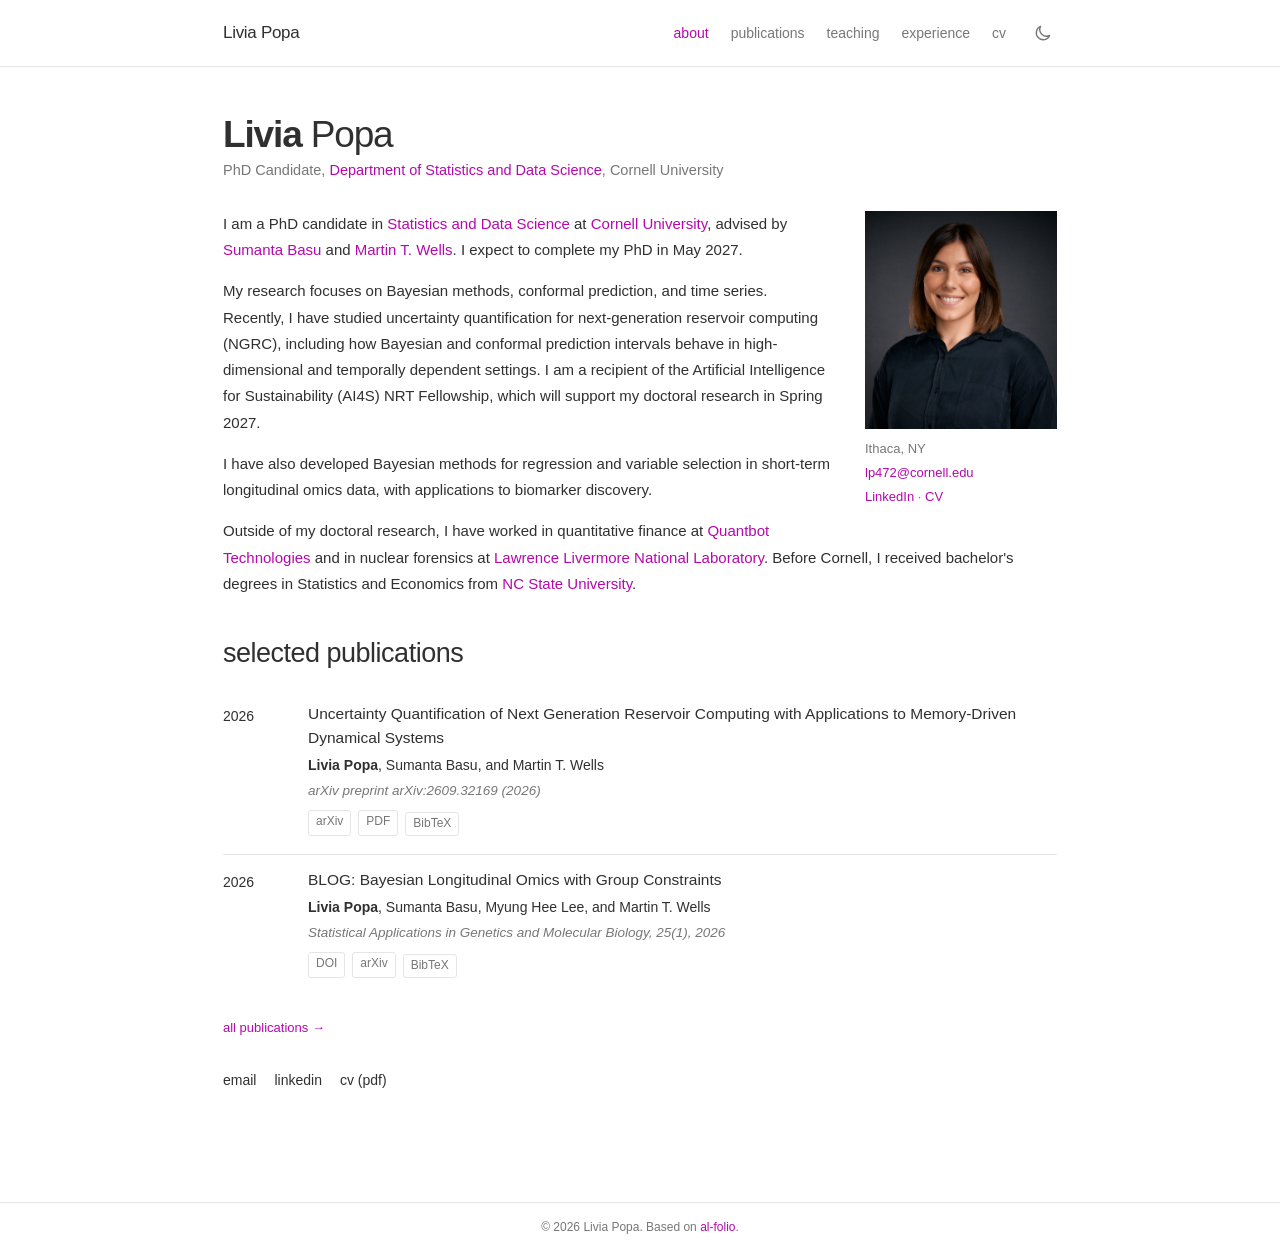
<file: index.html>
<!doctype html>
<html lang="en"><head><meta charset="utf-8"><meta name="viewport" content="width=device-width, initial-scale=1">
<title>About | Livia Popa</title><meta name="description" content="Livia Popa, PhD candidate in Statistics at Cornell University. Research in Bayesian inference, conformal prediction and time series.">
<link rel="stylesheet" href="assets/site.css"><link rel="icon" href="data:image/svg+xml,%3Csvg xmlns='http://www.w3.org/2000/svg' viewBox='0 0 64 64'%3E%3Ctext y='.9em' font-size='52'%3ELP%3C/text%3E%3C/svg%3E"><meta name="theme-color" content="#ffffff"></head>
<body><header class="site-header"><div class="navbar"><a class="brand" href="index.html">Livia Popa</a><div class="nav-right"><nav class="navlinks" id="primary-nav" data-navlinks aria-label="Main navigation"><a href="index.html" aria-current="page">about</a><a href="publications/index.html">publications</a><a href="teaching/index.html">teaching</a><a href="experience/index.html">experience</a><a href="cv/index.html">cv</a></nav><button class="icon-button" data-theme-toggle aria-label="Toggle color scheme" title="Toggle color scheme"><svg viewBox="0 0 24 24" aria-hidden="true"><path d="M20.8 15.3a9 9 0 0 1-12.1-12A9.2 9.2 0 1 0 20.8 15.3z"/></svg></button><button class="icon-button menu-btn" aria-label="Toggle navigation" aria-controls="primary-nav" aria-expanded="false" data-menu-toggle><svg viewBox="0 0 24 24" aria-hidden="true"><path d="M4 7h16M4 12h16M4 17h16"/></svg></button></div></div></header>
<main class="site-main" id="content"><h1 class="page-title"><strong>Livia</strong> Popa</h1>
<p class="page-subtitle">PhD Candidate, <a href="https://stat.cornell.edu/">Department of Statistics and Data Science</a>, Cornell University</p>
<div class="prose intro"><aside class="profile"><img src="assets/Livia_headshot.jpg" alt="Livia Popa's headshot"><div class="profile-detail"><p>Ithaca, NY</p><p><a href="mailto:lp472@cornell.edu">lp472@cornell.edu</a></p><p><a href="https://www.linkedin.com/in/livia-popa-23a018183/" target="_blank" rel="noopener noreferrer">LinkedIn</a> · <a href="assets/livia_popa_cv.pdf">CV</a></p></div></aside>
<p>I am a PhD candidate in <a href="https://stat.cornell.edu/">Statistics and Data Science</a> at <a href="https://www.cornell.edu/">Cornell University</a>, advised by <a href="https://stat.cornell.edu/people/sumanta-basu">Sumanta Basu</a> and <a href="https://stat.cornell.edu/people/martin-t-wells">Martin T. Wells</a>. I expect to complete my PhD in May 2027.</p>
<p>My research focuses on Bayesian methods, conformal prediction, and time series. Recently, I have studied uncertainty quantification for next-generation reservoir computing (NGRC), including how Bayesian and conformal prediction intervals behave in high-dimensional and temporally dependent settings. I am a recipient of the Artificial Intelligence for Sustainability (AI4S) NRT Fellowship, which will support my doctoral research in Spring 2027.</p>
<p>I have also developed Bayesian methods for regression and variable selection in short-term longitudinal omics data, with applications to biomarker discovery.</p>
<p>Outside of my doctoral research, I have worked in quantitative finance at <a href="https://www.quantbot.com/">Quantbot Technologies</a> and in nuclear forensics at <a href="https://www.llnl.gov/">Lawrence Livermore National Laboratory</a>. Before Cornell, I received bachelor's degrees in Statistics and Economics from <a href="https://www.ncsu.edu/">NC State University</a>.</p>
</div>
<h2 class="section-title"><a href="publications/index.html">selected publications</a></h2>
<ol class="publications"><li class="pub" data-publication><div class="pub-year">2026</div><div>
  <a class="pub-title" href="https://arxiv.org/abs/2609.32169" target="_blank" rel="noopener noreferrer">Uncertainty Quantification of Next Generation Reservoir Computing with Applications to Memory-Driven Dynamical Systems</a>
  <p class="pub-authors"><strong>Livia Popa</strong>, Sumanta Basu, and Martin T. Wells</p><p class="pub-venue">arXiv preprint arXiv:2609.32169 (2026)</p>
  <div class="pub-links"><a href="https://arxiv.org/abs/2609.32169" target="_blank" rel="noopener noreferrer">arXiv</a><a href="https://arxiv.org/pdf/2609.32169" target="_blank" rel="noopener noreferrer">PDF</a>
  <details class="paper-details"><summary>BibTeX</summary><pre>@misc{popa2026ngrc,
  title={Uncertainty Quantification of Next Generation Reservoir Computing with Applications to Memory-Driven Dynamical Systems},
  author={Popa, Livia and Basu, Sumanta and Wells, Martin T.},
  year={2026},
  eprint={2609.32169},
  archivePrefix={arXiv},
  primaryClass={stat.ML}
}</pre></details></div>
  </div></li><li class="pub" data-publication><div class="pub-year">2026</div><div>
  <a class="pub-title" href="https://doi.org/10.1515/sagmb-2025-0039" target="_blank" rel="noopener noreferrer">BLOG: Bayesian Longitudinal Omics with Group Constraints</a>
  <p class="pub-authors"><strong>Livia Popa</strong>, Sumanta Basu, Myung Hee Lee, and Martin T. Wells</p><p class="pub-venue">Statistical Applications in Genetics and Molecular Biology, 25(1), 2026</p>
  <div class="pub-links"><a href="https://doi.org/10.1515/sagmb-2025-0039" target="_blank" rel="noopener noreferrer">DOI</a><a href="https://arxiv.org/abs/2505.11673" target="_blank" rel="noopener noreferrer">arXiv</a>
  <details class="paper-details"><summary>BibTeX</summary><pre>@article{popa2026blog,
  title={BLOG: Bayesian longitudinal omics with group constraints},
  author={Popa, Livia and Basu, Sumanta and Lee, Myung Hee and Wells, Martin T.},
  year={2026},
  journal={Statistical Applications in Genetics and Molecular Biology},
  volume={25},
  number={1},
  doi={10.1515/sagmb-2025-0039}
}</pre></details></div>
  </div></li></ol>
<p class="top-link"><a href="publications/index.html">all publications →</a></p>
<div class="social-line"><a href="mailto:lp472@cornell.edu">email</a><a href="https://www.linkedin.com/in/livia-popa-23a018183/" target="_blank" rel="noopener noreferrer">linkedin</a><a href="assets/livia_popa_cv.pdf">cv (pdf)</a></div></main><footer class="footer">© 2026 Livia Popa. Based on <a href="https://github.com/alshedivat/al-folio" target="_blank" rel="noopener noreferrer">al-folio</a>.</footer>
<script src="assets/site.js" defer></script></body></html>
</file>
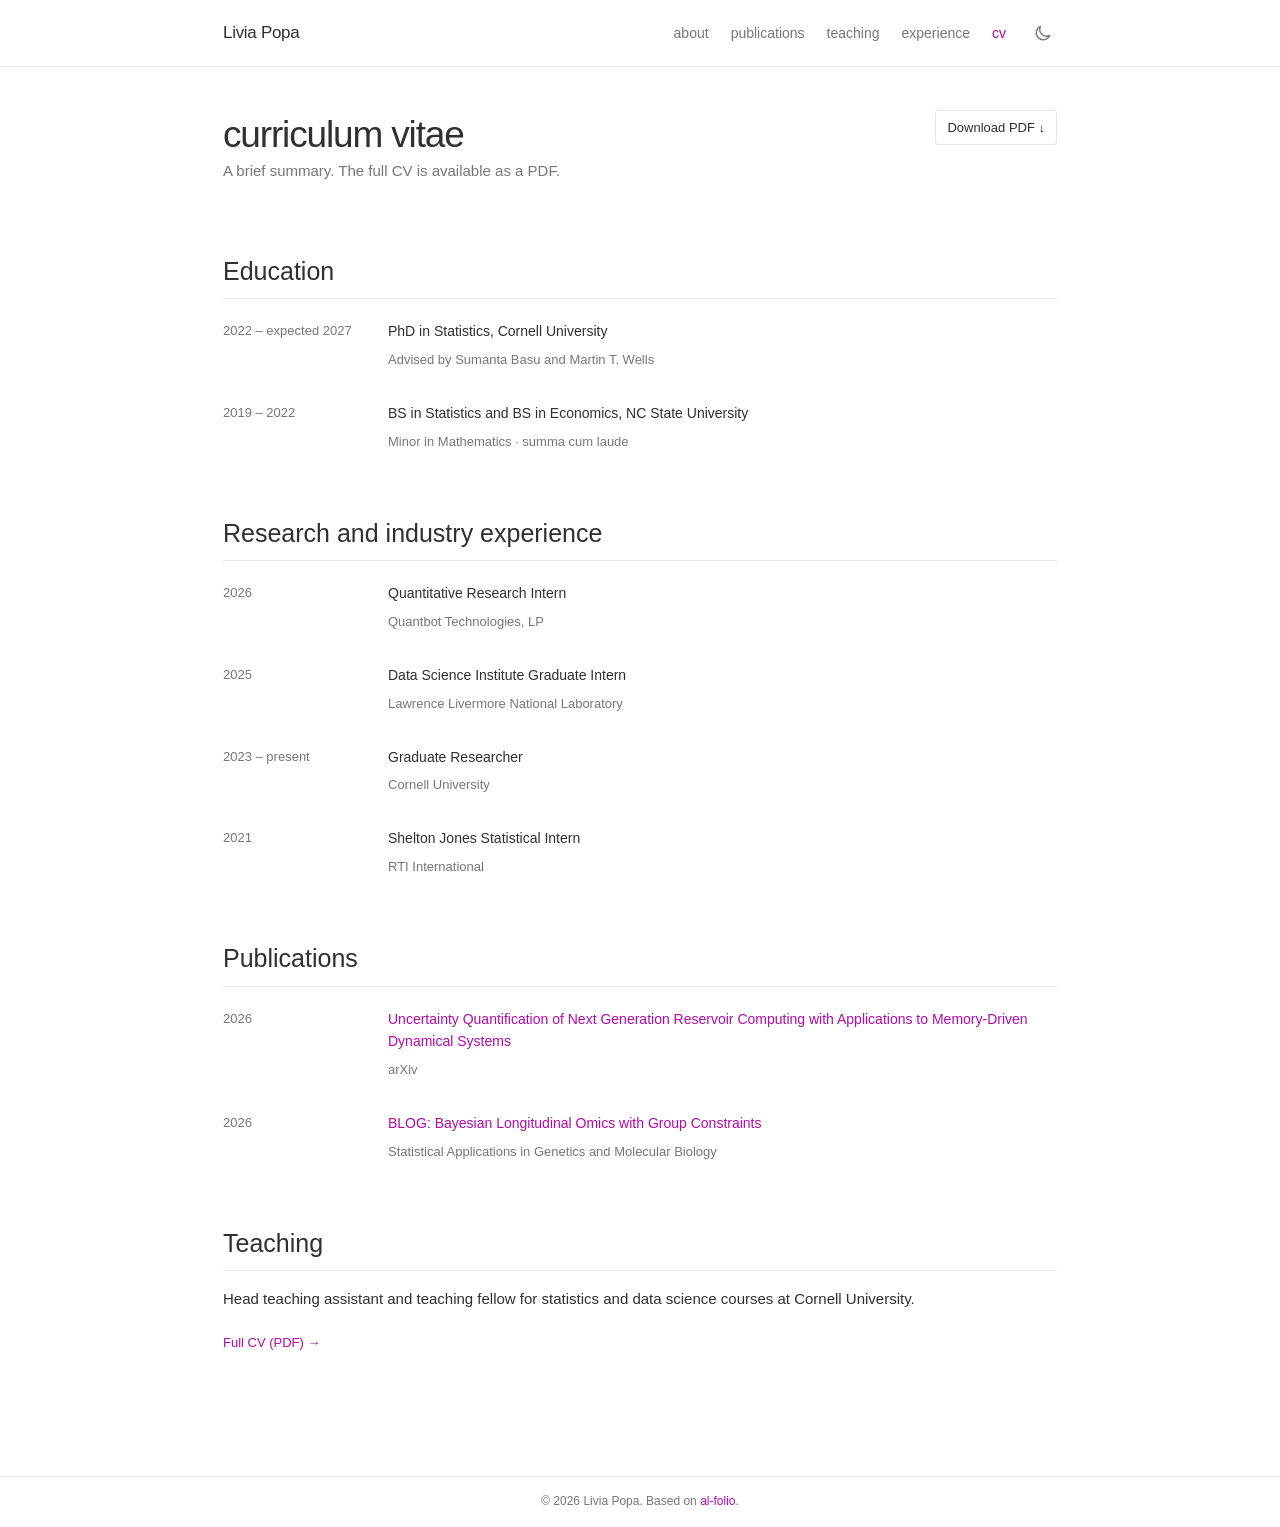
<file: cv/index.html>
<!doctype html>
<html lang="en"><head><meta charset="utf-8"><meta name="viewport" content="width=device-width, initial-scale=1">
<title>CV | Livia Popa</title><meta name="description" content="Livia Popa, PhD candidate in Statistics at Cornell University. Research in Bayesian inference, conformal prediction and time series.">
<link rel="stylesheet" href="../assets/site.css"><link rel="icon" href="data:image/svg+xml,%3Csvg xmlns='http://www.w3.org/2000/svg' viewBox='0 0 64 64'%3E%3Ctext y='.9em' font-size='52'%3ELP%3C/text%3E%3C/svg%3E"><meta name="theme-color" content="#ffffff"></head>
<body><header class="site-header"><div class="navbar"><a class="brand" href="../index.html">Livia Popa</a><div class="nav-right"><nav class="navlinks" id="primary-nav" data-navlinks aria-label="Main navigation"><a href="../index.html">about</a><a href="../publications/index.html">publications</a><a href="../teaching/index.html">teaching</a><a href="../experience/index.html">experience</a><a href="../cv/index.html" aria-current="page">cv</a></nav><button class="icon-button" data-theme-toggle aria-label="Toggle color scheme" title="Toggle color scheme"><svg viewBox="0 0 24 24" aria-hidden="true"><path d="M20.8 15.3a9 9 0 0 1-12.1-12A9.2 9.2 0 1 0 20.8 15.3z"/></svg></button><button class="icon-button menu-btn" aria-label="Toggle navigation" aria-controls="primary-nav" aria-expanded="false" data-menu-toggle><svg viewBox="0 0 24 24" aria-hidden="true"><path d="M4 7h16M4 12h16M4 17h16"/></svg></button></div></div></header>
<main class="site-main" id="content"><div class="resume-intro"><div><h1 class="page-title">curriculum vitae</h1><p class="section-lede">A brief summary. The full CV is available as a PDF.</p></div><a class="download-cv" href="../assets/livia_popa_cv.pdf" download>Download PDF ↓</a></div>
<section class="cv-section"><h2>Education</h2><div class="cv-row"><div class="cv-date">2022 – expected 2027</div><div><p class="cv-heading">PhD in Statistics, Cornell University</p><p class="cv-sub">Advised by Sumanta Basu and Martin T. Wells</p></div></div>
<div class="cv-row"><div class="cv-date">2019 – 2022</div><div><p class="cv-heading">BS in Statistics and BS in Economics, NC State University</p><p class="cv-sub">Minor in Mathematics · summa cum laude</p></div></div></section>
<section class="cv-section"><h2>Research and industry experience</h2>
<div class="cv-row"><div class="cv-date">2026</div><div><p class="cv-heading">Quantitative Research Intern</p><p class="cv-sub">Quantbot Technologies, LP</p></div></div>
<div class="cv-row"><div class="cv-date">2025</div><div><p class="cv-heading">Data Science Institute Graduate Intern</p><p class="cv-sub">Lawrence Livermore National Laboratory</p></div></div>
<div class="cv-row"><div class="cv-date">2023 – present</div><div><p class="cv-heading">Graduate Researcher</p><p class="cv-sub">Cornell University</p></div></div>
<div class="cv-row"><div class="cv-date">2021</div><div><p class="cv-heading">Shelton Jones Statistical Intern</p><p class="cv-sub">RTI International</p></div></div></section>
<section class="cv-section"><h2>Publications</h2>
<div class="cv-row"><div class="cv-date">2026</div><div><p class="cv-heading"><a href="https://arxiv.org/abs/2609.32169">Uncertainty Quantification of Next Generation Reservoir Computing with Applications to Memory-Driven Dynamical Systems</a></p><p class="cv-sub">arXiv</p></div></div>
<div class="cv-row"><div class="cv-date">2026</div><div><p class="cv-heading"><a href="https://doi.org/10.1515/sagmb-2025-0039">BLOG: Bayesian Longitudinal Omics with Group Constraints</a></p><p class="cv-sub">Statistical Applications in Genetics and Molecular Biology</p></div></div></section>
<section class="cv-section"><h2>Teaching</h2><p>Head teaching assistant and teaching fellow for statistics and data science courses at Cornell University.</p></section>
<p class="top-link"><a href="../assets/livia_popa_cv.pdf" download>Full CV (PDF) →</a></p></main><footer class="footer">© 2026 Livia Popa. Based on <a href="https://github.com/alshedivat/al-folio" target="_blank" rel="noopener noreferrer">al-folio</a>.</footer>
<script src="../assets/site.js" defer></script></body></html>
</file>
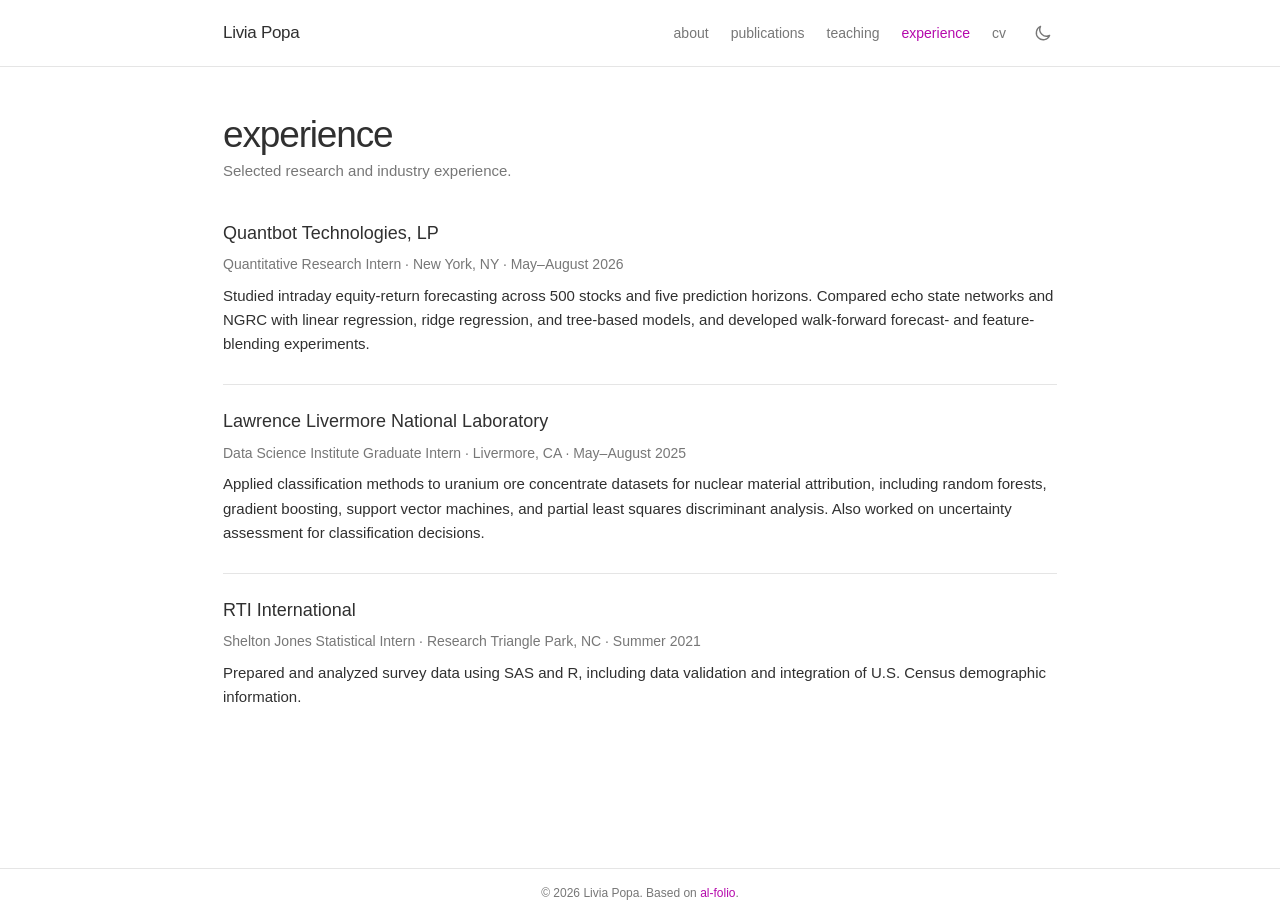
<file: experience/index.html>
<!doctype html>
<html lang="en">
<head>
  <meta charset="utf-8">
  <meta name="viewport" content="width=device-width, initial-scale=1">
  <title>Experience | Livia Popa</title>
  <meta name="description" content="Livia Popa, PhD candidate in Statistics at Cornell University. Research in Bayesian inference, conformal prediction and time series.">
  <link rel="stylesheet" href="../assets/site.css">
  <link rel="icon" href="data:image/svg+xml,%3Csvg xmlns='http://www.w3.org/2000/svg' viewBox='0 0 64 64'%3E%3Ctext y='.9em' font-size='52'%3ELP%3C/text%3E%3C/svg%3E">
  <meta name="theme-color" content="#ffffff">
</head>

<body>
<header class="site-header">
  <div class="navbar">
    <a class="brand" href="../index.html">Livia Popa</a>
    <div class="nav-right">
      <nav class="navlinks" id="primary-nav" data-navlinks aria-label="Main navigation">
        <a href="../index.html">about</a>
        <a href="../publications/index.html">publications</a>
        <a href="../teaching/index.html">teaching</a>
        <a href="../experience/index.html" aria-current="page">experience</a>
        <a href="../cv/index.html">cv</a>
      </nav>
      <button class="icon-button" data-theme-toggle aria-label="Toggle color scheme" title="Toggle color scheme">
        <svg viewBox="0 0 24 24" aria-hidden="true">
          <path d="M20.8 15.3a9 9 0 0 1-12.1-12A9.2 9.2 0 1 0 20.8 15.3z"/>
        </svg>
      </button>
      <button class="icon-button menu-btn" aria-label="Toggle navigation" aria-controls="primary-nav" aria-expanded="false" data-menu-toggle>
        <svg viewBox="0 0 24 24" aria-hidden="true">
          <path d="M4 7h16M4 12h16M4 17h16"/>
        </svg>
      </button>
    </div>
  </div>
</header>

<main class="site-main" id="content">
  <h1 class="page-title">experience</h1>
  <p class="section-lede">Selected research and industry experience.</p>

  <div class="entry">
    <h2>Quantbot Technologies, LP</h2>
    <p class="role">Quantitative Research Intern · New York, NY · May–August 2026</p>
    <p>Studied intraday equity-return forecasting across 500 stocks and five prediction horizons. Compared echo state networks and NGRC with linear regression, ridge regression, and tree-based models, and developed walk-forward forecast- and feature-blending experiments.</p>
  </div>

  <div class="entry">
    <h2>Lawrence Livermore National Laboratory</h2>
    <p class="role">Data Science Institute Graduate Intern · Livermore, CA · May–August 2025</p>
    <p>Applied classification methods to uranium ore concentrate datasets for nuclear material attribution, including random forests, gradient boosting, support vector machines, and partial least squares discriminant analysis. Also worked on uncertainty assessment for classification decisions.</p>
  </div>

  <div class="entry">
    <h2>RTI International</h2>
    <p class="role">Shelton Jones Statistical Intern · Research Triangle Park, NC · Summer 2021</p>
    <p>Prepared and analyzed survey data using SAS and R, including data validation and integration of U.S. Census demographic information.</p>
  </div>
</main>

<footer class="footer">
  © 2026 Livia Popa. Based on
  <a href="https://github.com/alshedivat/al-folio" target="_blank" rel="noopener noreferrer">al-folio</a>.
</footer>

<script src="../assets/site.js" defer></script>
</body>
</html>
</file>
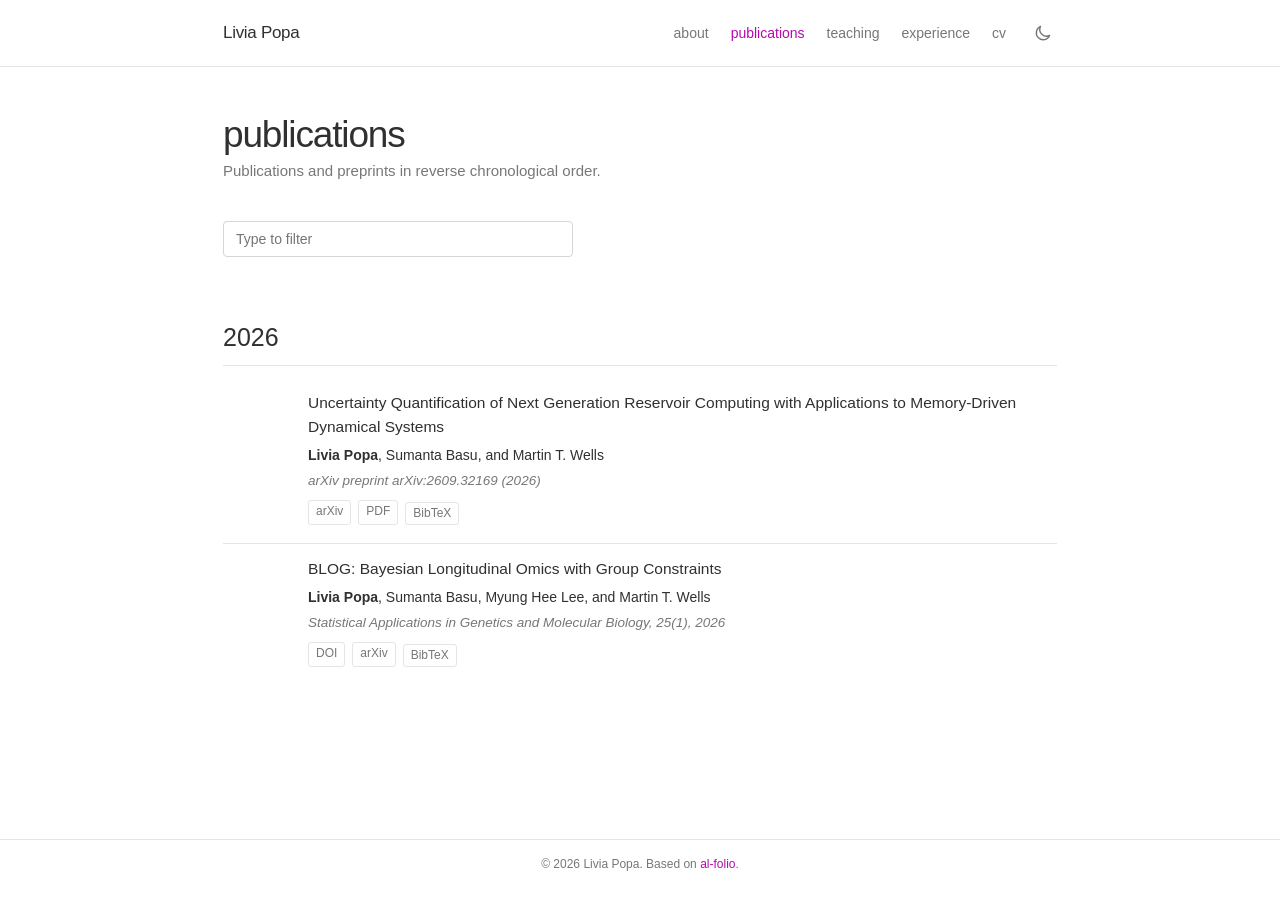
<file: publications/index.html>
<!doctype html>
<html lang="en"><head><meta charset="utf-8"><meta name="viewport" content="width=device-width, initial-scale=1">
<title>Publications | Livia Popa</title><meta name="description" content="Livia Popa, PhD candidate in Statistics at Cornell University. Research in Bayesian inference, conformal prediction and time series.">
<link rel="stylesheet" href="../assets/site.css"><link rel="icon" href="data:image/svg+xml,%3Csvg xmlns='http://www.w3.org/2000/svg' viewBox='0 0 64 64'%3E%3Ctext y='.9em' font-size='52'%3ELP%3C/text%3E%3C/svg%3E"><meta name="theme-color" content="#ffffff"></head>
<body><header class="site-header"><div class="navbar"><a class="brand" href="../index.html">Livia Popa</a><div class="nav-right"><nav class="navlinks" id="primary-nav" data-navlinks aria-label="Main navigation"><a href="../index.html">about</a><a href="../publications/index.html" aria-current="page">publications</a><a href="../teaching/index.html">teaching</a><a href="../experience/index.html">experience</a><a href="../cv/index.html">cv</a></nav><button class="icon-button" data-theme-toggle aria-label="Toggle color scheme" title="Toggle color scheme"><svg viewBox="0 0 24 24" aria-hidden="true"><path d="M20.8 15.3a9 9 0 0 1-12.1-12A9.2 9.2 0 1 0 20.8 15.3z"/></svg></button><button class="icon-button menu-btn" aria-label="Toggle navigation" aria-controls="primary-nav" aria-expanded="false" data-menu-toggle><svg viewBox="0 0 24 24" aria-hidden="true"><path d="M4 7h16M4 12h16M4 17h16"/></svg></button></div></div></header>
<main class="site-main" id="content"><h1 class="page-title">publications</h1><p class="section-lede">Publications and preprints in reverse chronological order.</p>
<input class="search-field" type="search" placeholder="Type to filter" aria-label="Filter publications" data-publication-search>
<section data-year-section><h2 class="year-heading">2026</h2><ol class="publications"><li class="pub" data-publication><div class="pub-year"></div><div>
  <a class="pub-title" href="https://arxiv.org/abs/2609.32169" target="_blank" rel="noopener noreferrer">Uncertainty Quantification of Next Generation Reservoir Computing with Applications to Memory-Driven Dynamical Systems</a>
  <p class="pub-authors"><strong>Livia Popa</strong>, Sumanta Basu, and Martin T. Wells</p><p class="pub-venue">arXiv preprint arXiv:2609.32169 (2026)</p>
  <div class="pub-links"><a href="https://arxiv.org/abs/2609.32169" target="_blank" rel="noopener noreferrer">arXiv</a><a href="https://arxiv.org/pdf/2609.32169" target="_blank" rel="noopener noreferrer">PDF</a>
  <details class="paper-details"><summary>BibTeX</summary><pre>@misc{popa2026ngrc,
  title={Uncertainty Quantification of Next Generation Reservoir Computing with Applications to Memory-Driven Dynamical Systems},
  author={Popa, Livia and Basu, Sumanta and Wells, Martin T.},
  year={2026},
  eprint={2609.32169},
  archivePrefix={arXiv},
  primaryClass={stat.ML}
}</pre></details></div>
  </div></li><li class="pub" data-publication><div class="pub-year"></div><div>
  <a class="pub-title" href="https://doi.org/10.1515/sagmb-2025-0039" target="_blank" rel="noopener noreferrer">BLOG: Bayesian Longitudinal Omics with Group Constraints</a>
  <p class="pub-authors"><strong>Livia Popa</strong>, Sumanta Basu, Myung Hee Lee, and Martin T. Wells</p><p class="pub-venue">Statistical Applications in Genetics and Molecular Biology, 25(1), 2026</p>
  <div class="pub-links"><a href="https://doi.org/10.1515/sagmb-2025-0039" target="_blank" rel="noopener noreferrer">DOI</a><a href="https://arxiv.org/abs/2505.11673" target="_blank" rel="noopener noreferrer">arXiv</a>
  <details class="paper-details"><summary>BibTeX</summary><pre>@article{popa2026blog,
  title={BLOG: Bayesian longitudinal omics with group constraints},
  author={Popa, Livia and Basu, Sumanta and Lee, Myung Hee and Wells, Martin T.},
  year={2026},
  journal={Statistical Applications in Genetics and Molecular Biology},
  volume={25},
  number={1},
  doi={10.1515/sagmb-2025-0039}
}</pre></details></div>
  </div></li></ol></section></main><footer class="footer">© 2026 Livia Popa. Based on <a href="https://github.com/alshedivat/al-folio" target="_blank" rel="noopener noreferrer">al-folio</a>.</footer>
<script src="../assets/site.js" defer></script></body></html>
</file>
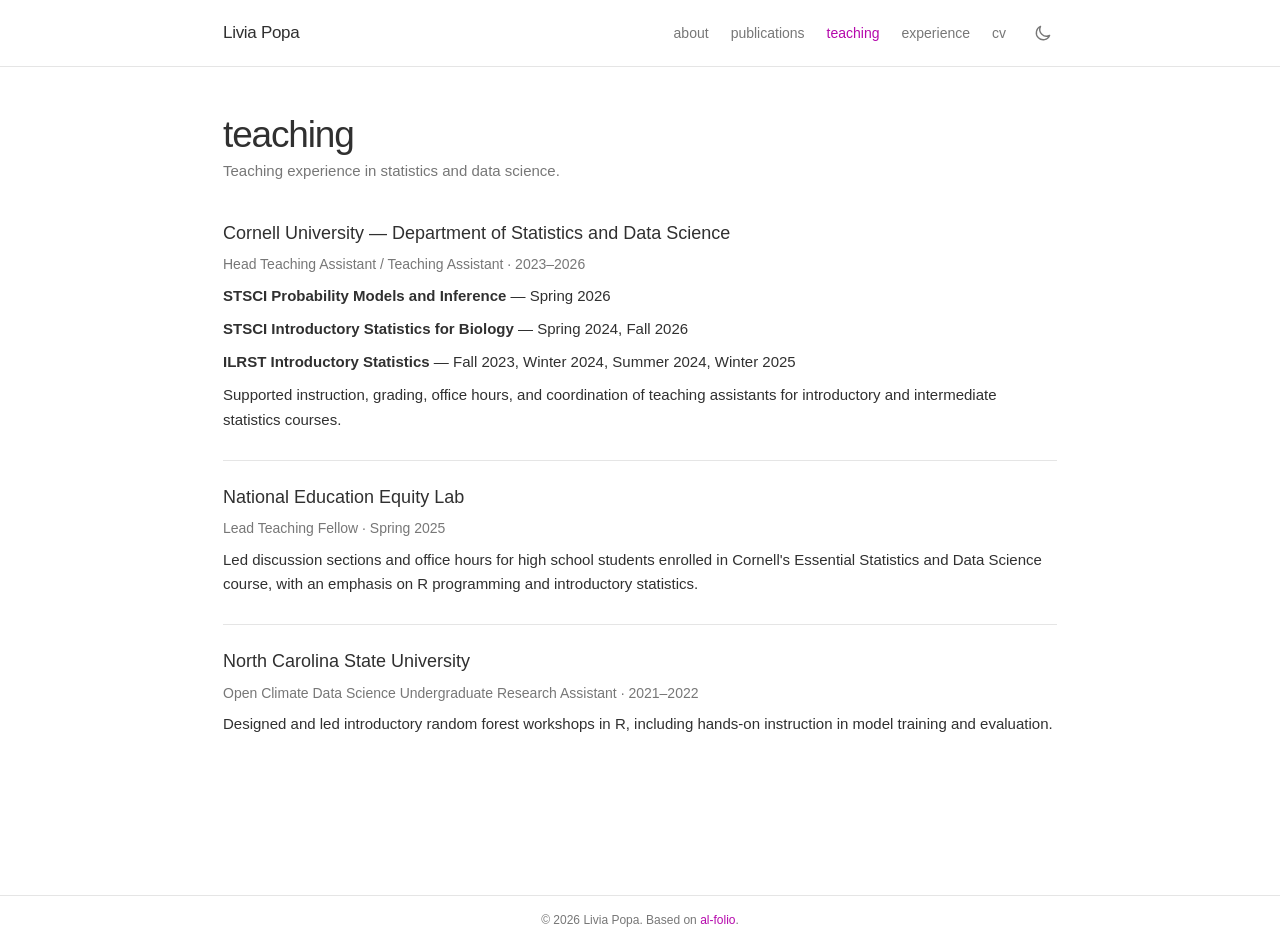
<file: teaching/index.html>
<!doctype html>
<html lang="en"><head><meta charset="utf-8"><meta name="viewport" content="width=device-width, initial-scale=1">
<title>Teaching | Livia Popa</title><meta name="description" content="Livia Popa, PhD candidate in Statistics at Cornell University. Research in Bayesian inference, conformal prediction and time series.">
<link rel="stylesheet" href="../assets/site.css"><link rel="icon" href="data:image/svg+xml,%3Csvg xmlns='http://www.w3.org/2000/svg' viewBox='0 0 64 64'%3E%3Ctext y='.9em' font-size='52'%3ELP%3C/text%3E%3C/svg%3E"><meta name="theme-color" content="#ffffff"></head>
<body><header class="site-header"><div class="navbar"><a class="brand" href="../index.html">Livia Popa</a><div class="nav-right"><nav class="navlinks" id="primary-nav" data-navlinks aria-label="Main navigation"><a href="../index.html">about</a><a href="../publications/index.html">publications</a><a href="../teaching/index.html" aria-current="page">teaching</a><a href="../experience/index.html">experience</a><a href="../cv/index.html">cv</a></nav><button class="icon-button" data-theme-toggle aria-label="Toggle color scheme" title="Toggle color scheme"><svg viewBox="0 0 24 24" aria-hidden="true"><path d="M20.8 15.3a9 9 0 0 1-12.1-12A9.2 9.2 0 1 0 20.8 15.3z"/></svg></button><button class="icon-button menu-btn" aria-label="Toggle navigation" aria-controls="primary-nav" aria-expanded="false" data-menu-toggle><svg viewBox="0 0 24 24" aria-hidden="true"><path d="M4 7h16M4 12h16M4 17h16"/></svg></button></div></div></header>
<main class="site-main" id="content"><h1 class="page-title">teaching</h1><p class="section-lede">Teaching experience in statistics and data science.</p>
<div class="entry"><h2>Cornell University — Department of Statistics and Data Science</h2>
<p class="role">Head Teaching Assistant / Teaching Assistant · 2023–2026</p>
<p><strong>STSCI Probability Models and Inference</strong> — Spring 2026</p>
<p><strong>STSCI Introductory Statistics for Biology</strong> — Spring 2024, Fall 2026</p>
<p><strong>ILRST Introductory Statistics</strong> — Fall 2023, Winter 2024, Summer 2024, Winter 2025</p>
<p>Supported instruction, grading, office hours, and coordination of teaching assistants for introductory and intermediate statistics courses.</p></div>
<div class="entry"><h2>National Education Equity Lab</h2><p class="role">Lead Teaching Fellow · Spring 2025</p>
<p>Led discussion sections and office hours for high school students enrolled in Cornell's Essential Statistics and Data Science course, with an emphasis on R programming and introductory statistics.</p></div>
<div class="entry"><h2>North Carolina State University</h2><p class="role">Open Climate Data Science Undergraduate Research Assistant · 2021–2022</p>
<p>Designed and led introductory random forest workshops in R, including hands-on instruction in model training and evaluation.</p></div></main><footer class="footer">© 2026 Livia Popa. Based on <a href="https://github.com/alshedivat/al-folio" target="_blank" rel="noopener noreferrer">al-folio</a>.</footer>
<script src="../assets/site.js" defer></script></body></html>
</file>
<file: assets/site.css>
/* A quiet academic layout, closely following al-folio's classic page structure. */
:root { --bg:#fff; --text:#303030; --muted:#777; --subtle:#f3f3f3; --border:#e5e5e5; --accent:#b509ac; --link:#b509ac; }
html[data-theme="dark"] { --bg:#1c1c1d; --text:#ececec; --muted:#b9b9b9; --subtle:#29292b; --border:#404044; --accent:#db65d3; --link:#db65d3; }
*{box-sizing:border-box}
html{scroll-behavior:smooth} body{margin:0;background:var(--bg);color:var(--text);font-family:Roboto,Arial,Helvetica,sans-serif;font-size:15px;line-height:1.62;-webkit-font-smoothing:antialiased}
a{color:var(--link);text-decoration:none}a:hover{text-decoration:underline}
.site-header{height:67px;border-bottom:1px solid var(--border);width:100%;background:var(--bg)}
.navbar{height:100%;max-width:870px;padding:0 18px;margin:auto;display:flex;align-items:center;justify-content:space-between;gap:1rem}
.brand{font-size:17px;font-weight:500;letter-spacing:-.3px;color:var(--text);white-space:nowrap}.brand:hover{text-decoration:none;color:var(--accent)}
.nav-right{display:flex;align-items:center;gap:23px}.navlinks{display:flex;align-items:center;gap:22px}
.navlinks a{font-size:14px;color:var(--muted);white-space:nowrap}.navlinks a[aria-current="page"]{color:var(--accent)}.navlinks a:hover{color:var(--accent);text-decoration:none}
.icon-button{border:0;background:transparent;color:var(--muted);cursor:pointer;padding:5px;display:inline-flex;align-items:center;justify-content:center}.icon-button:hover{color:var(--accent)}
.icon-button svg{width:18px;height:18px;fill:none;stroke:currentColor;stroke-width:1.8;stroke-linecap:round;stroke-linejoin:round}
.menu-btn{display:none}
.site-main{max-width:870px;padding:43px 18px 110px;margin:auto;min-height:calc(100vh - 128px)}
.page-title{font-size:37px;letter-spacing:-1.15px;line-height:1.2;font-weight:300;margin:3px 0 2px}.page-title strong{font-weight:700}
.page-subtitle{color:var(--muted);margin:0 0 28px;font-size:14.5px}
.prose{font-size:15px;line-height:1.75}.prose p{margin:0 0 15px}
.intro{min-height:268px}.profile{float:right;width:192px;margin:0 0 20px 35px;}
.profile img{width:100%;height:218px;display:block;object-fit:cover}
.profile-detail{font-size:13px;line-height:1.45;color:var(--muted);padding-top:11px}.profile-detail p{margin:0 0 5px}.profile-detail a{font-size:13px}
.section-title{font-weight:300;font-size:27px;letter-spacing:-.5px;margin:35px 0 13px}.section-title a{color:inherit}.section-title a:hover{color:var(--link);text-decoration:none}
.publications{padding:0;margin:0;list-style:none}.pub{display:grid;grid-template-columns:70px minmax(0,1fr);gap:15px;padding:13px 0 18px;border-bottom:1px solid var(--border)}.pub:last-child{border-bottom:0}.pub-year{font-weight:500;color:var(--text);font-size:14px;padding-top:3px}.pub-title{font-size:15.5px;line-height:1.4;font-weight:500;color:var(--text)}.pub-title:hover{color:var(--link)}
.pub-authors{margin:5px 0 0;line-height:1.5;font-size:14px}.pub-authors strong{font-weight:600}.pub-venue{font-size:13.5px;color:var(--muted);font-style:italic;margin:4px 0 0}.pub-links{display:flex;gap:7px;margin-top:8px;flex-wrap:wrap}.pub-links a,.pub-links summary{display:inline-block;border:1px solid var(--border);border-radius:3px;padding:1px 7px;font-size:12px;color:var(--muted);line-height:1.65;cursor:pointer}.pub-links a:hover,.pub-links summary:hover{border-color:var(--accent);color:var(--accent);text-decoration:none}
.paper-details{margin-top:10px}.pub-links .paper-details{margin-top:0}.pub-links .paper-details[open]{flex-basis:100%}.paper-details pre{display:none}.paper-details[open] pre{display:block}.paper-details summary{width:max-content;list-style:none}.paper-details summary::-webkit-details-marker{display:none}.paper-details pre{white-space:pre-wrap;word-break:break-word;font-size:12px;line-height:1.5;background:var(--subtle);padding:12px;border:1px solid var(--border);border-radius:3px;margin:9px 0 0;max-width:100%;overflow-x:auto}
.section-lede{font-size:15px;color:var(--muted);margin:0 0 33px}.small-note{color:var(--muted);font-size:13px}
.top-link{font-size:13px;margin-top:21px}
.social-line{margin-top:31px;display:flex;align-items:center;gap:18px;font-size:14px}
.social-line a{color:var(--text)}.social-line a:hover{color:var(--link)}
.footer{border-top:1px solid var(--border);padding:15px 18px;text-align:center;color:var(--muted);font-size:12px}
.footer a{color:var(--link)}
.year-heading{font-size:25px;font-weight:300;margin:30px 0 12px;border-bottom:1px solid var(--border);padding-bottom:8px}
.search-field{margin:4px 0 30px;width:100%;max-width:350px;border:1px solid #d6d6d6;background:var(--bg);color:var(--text);font-family:inherit;font-size:14px;border-radius:4px;padding:9px 12px}.search-field:focus{outline:1px solid var(--accent);border-color:var(--accent)}
.entry{padding:2px 0 19px;margin-bottom:20px;border-bottom:1px solid var(--border)}.entry:last-child{border:0}.entry h2{font-size:18px;font-weight:500;margin:0 0 5px}.entry h3{font-size:16px;font-weight:500;margin:0 0 5px}.entry .role{margin:0 0 8px;color:var(--muted);font-size:14px}.entry p{margin:0 0 9px}.entry ul{padding-left:20px;margin:7px 0 0}.entry li{margin-bottom:6px}
.resume-intro{display:flex;align-items:start;justify-content:space-between;gap:25px}.download-cv{border:1px solid var(--border);color:var(--text);border-radius:3px;padding:6px 11px;font-size:13px;white-space:nowrap}.download-cv:hover{color:var(--accent);text-decoration:none;border-color:var(--accent)}
.cv-section{margin-top:34px}.cv-section h2{font-weight:300;font-size:25px;margin:0 0 16px;padding-bottom:7px;border-bottom:1px solid var(--border)}.cv-row{display:grid;grid-template-columns:145px 1fr;gap:20px;padding:5px 0 21px}.cv-date{font-size:13px;color:var(--muted)}.cv-heading{font-weight:500;font-size:15px;margin:0 0 3px}.cv-row p{margin:0 0 6px;font-size:14px}.cv-sub{color:var(--muted);font-size:13px!important}
@media (max-width:680px){.site-header{height:auto;min-height:62px}.navbar{min-height:62px;position:relative}.site-main{padding-top:34px;padding-bottom:80px}.menu-btn{display:inline-flex}.nav-right{gap:12px}.navlinks{display:none;flex:1 0 100%;width:100%;order:3;flex-direction:column;align-items:stretch;gap:0;border-top:1px solid var(--border);padding:6px 0 12px}.navlinks.open{display:flex;position:absolute;top:61px;left:0;right:0;width:100%;background:var(--bg);padding:9px 18px 12px;z-index:20;box-shadow:0 6px 12px rgba(0,0,0,.07)}.navlinks a{padding:10px 0}.page-title{font-size:34px}.profile{width:155px;margin:1px 0 15px 20px}.profile img{height:180px}.intro{min-height:0}.pub{grid-template-columns:54px minmax(0,1fr);gap:10px}.cv-row{grid-template-columns:1fr;gap:3px}.resume-intro{flex-direction:column;gap:8px}}
@media (max-width:430px){.site-main{padding-left:18px;padding-right:18px}.profile{float:none;width:165px;margin:0 0 17px}.profile img{height:185px}.profile-detail{padding-top:7px}.section-title{margin-top:32px}.page-subtitle{font-size:14px}.social-line{gap:15px}.pub-title{font-size:15px}}
@media (prefers-reduced-motion: reduce){html{scroll-behavior:auto}}
</file>
